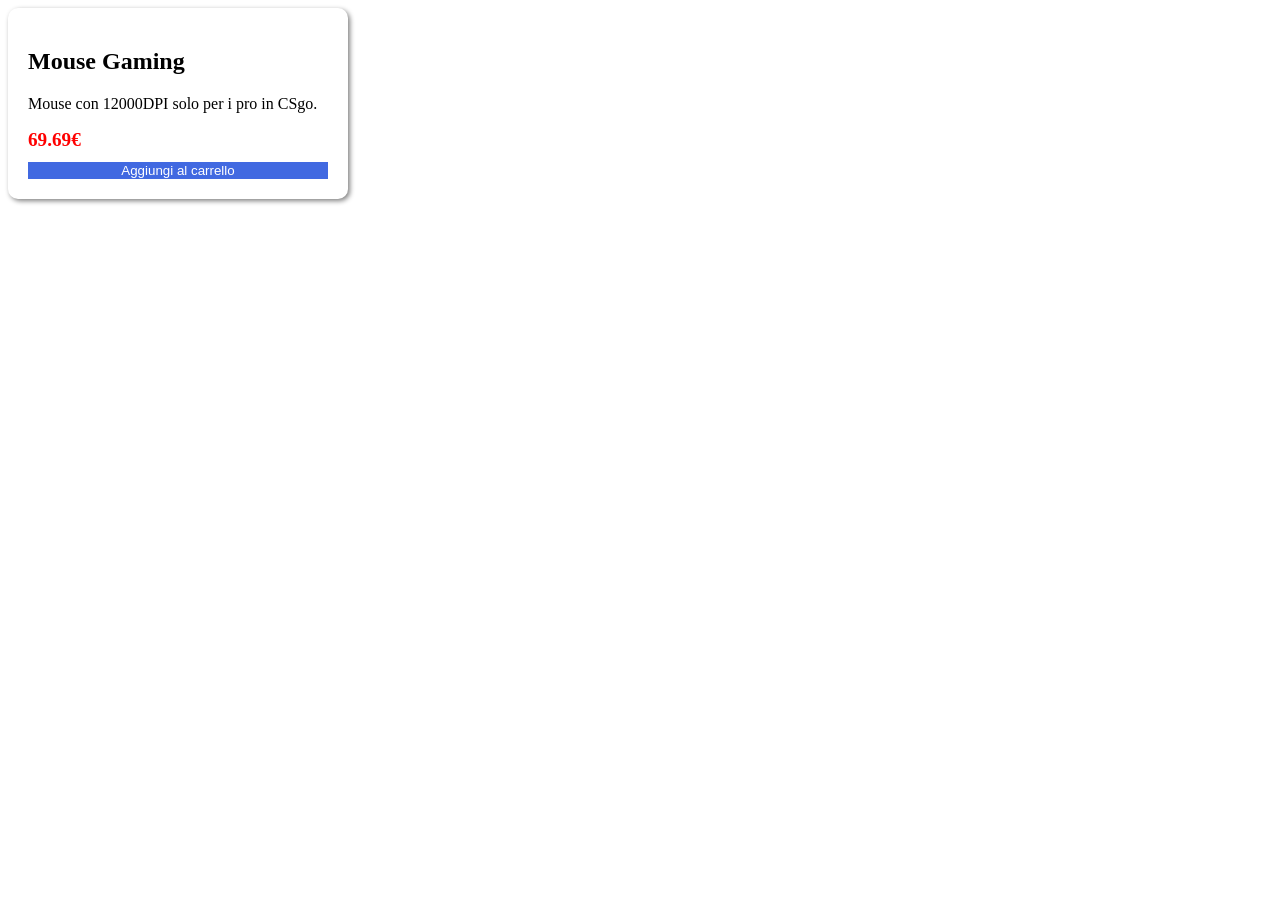
<file: 2026-2027/web/esercitazione-verifica-15.08/index.html>
<!doctype html>
<html lang="en">
    <head>
        <meta charset="UTF-8" />
        <meta name="viewport" content="width=device-width, initial-scale=1.0" />
        <title>Esercitazione ripasso</title>
        <link rel="stylesheet" href="style.css" />
    </head>

    <body>
        <article class="card-prodotto">
            <h2>Mouse Gaming</h2>
            <p>Mouse con 12000DPI solo per i pro in CSgo.</p>
            <span class="prezzo">69.69&euro;</span>
            <button class="btn-compra">Aggiungi al carrello</button>
        </article>
    </body>
</html>
</file>
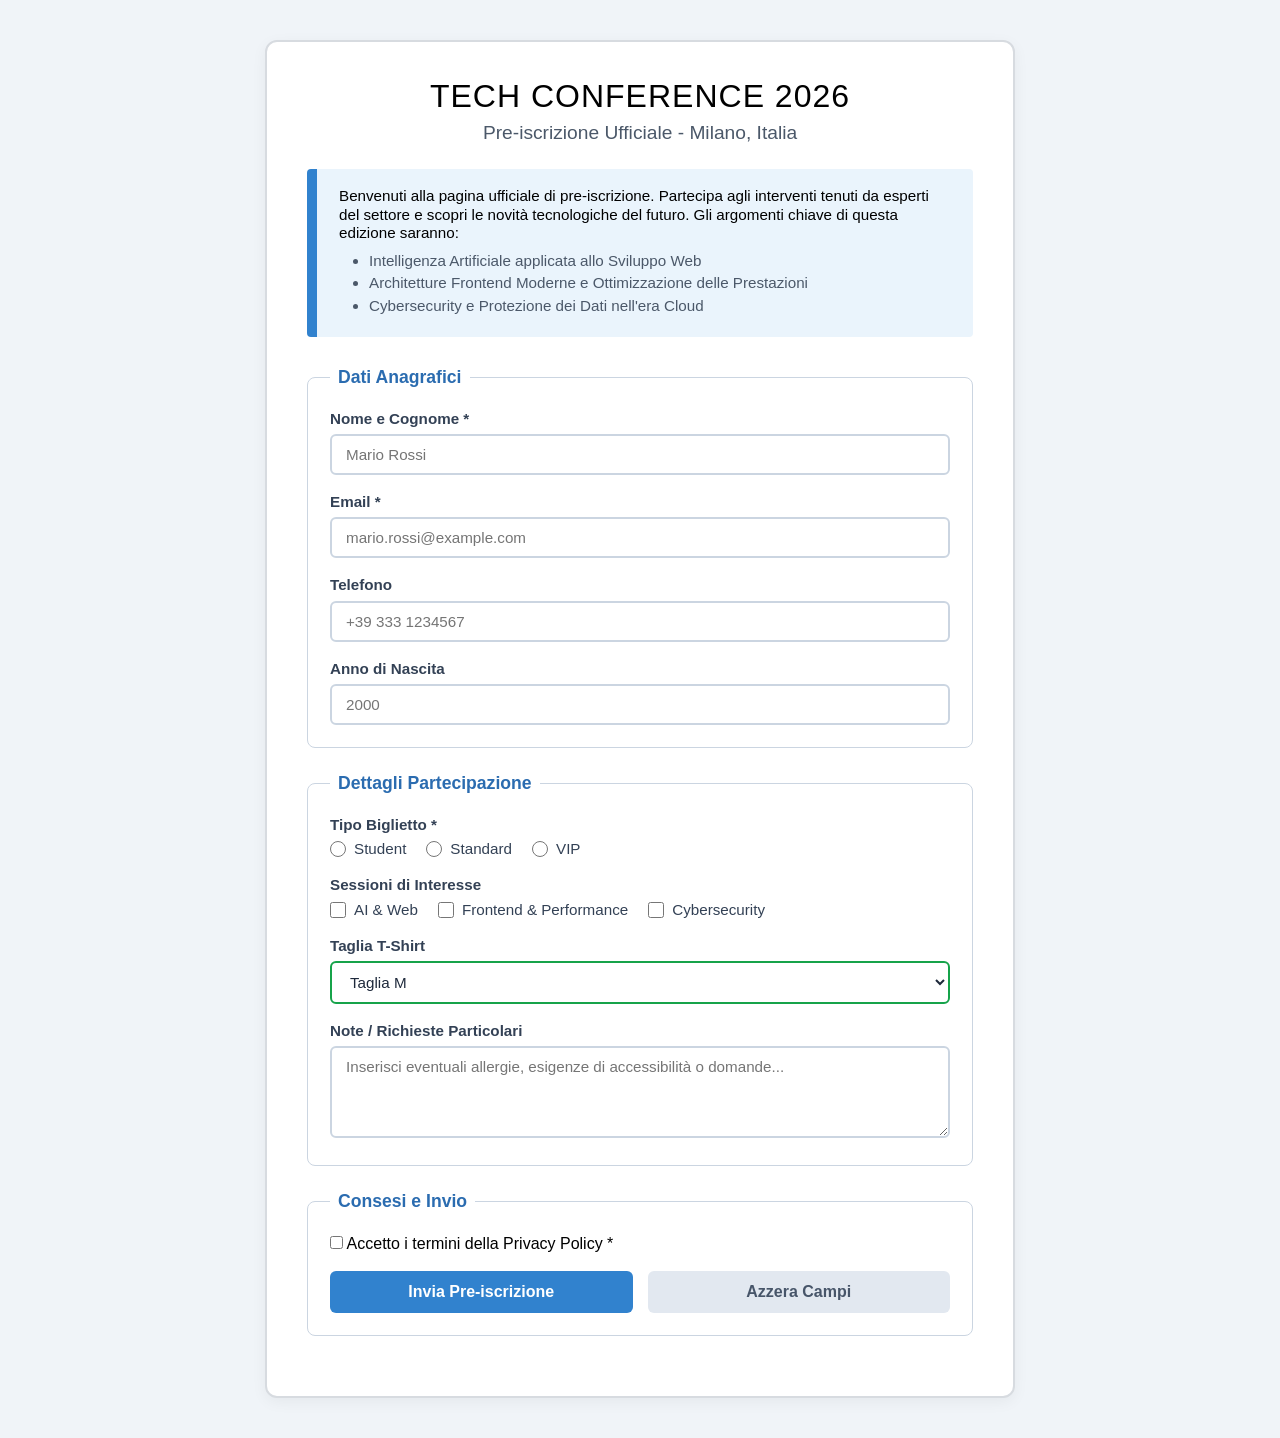
<file: 2026-2027/web/esercitazione-verifica-28.09/index.html>
<!doctype html>
<html lang="it">
    <head>
        <meta charset="UTF-8" />
        <meta name="viewport" content="width=device-width, initial-scale=1.0" />
        <title>Esercitazione</title>

        <link rel="stylesheet" href="style.css" />
    </head>

    <body>
        <div class="container">
            <header class="header">
                <h1 class="title">Tech Conference 2026</h1>
                <h2 class="subtitle">Pre-iscrizione Ufficiale - Milano, Italia</h2>
            </header>

            <section class="info-section">
                <p>Benvenuti alla pagina ufficiale di pre-iscrizione. Partecipa agli interventi tenuti da esperti del settore e scopri le novità tecnologiche del futuro. Gli argomenti chiave di questa edizione saranno:</p>
                <ul>
                    <li>Intelligenza Artificiale applicata allo Sviluppo Web</li>
                    <li>Architetture Frontend Moderne e Ottimizzazione delle Prestazioni</li>
                    <li>Cybersecurity e Protezione dei Dati nell'era Cloud</li>
                </ul>
            </section>

            <section class="form-section">
                <form action="conferma.html" method="POST">
                    <fieldset class="fieldset-block">
                        <legend>Dati Anagrafici</legend>

                        <div class="form-group">
                            <label for="nome" class="form-label">Nome e Cognome *</label>
                            <input type="text" id="nome" name="nome" class="input-field" placeholder="Mario Rossi" required />
                        </div>

                        <div class="form-group">
                            <label for="email" class="form-label">Email *</label>
                            <input type="email" id="email" name="email" class="input-field" placeholder="mario.rossi@example.com" required />
                        </div>

                        <div class="form-group">
                            <label for="telefono" class="form-label">Telefono</label>
                            <input type="tel" id="telefono" name="telefono" class="input-field" placeholder="+39 333 1234567" />
                        </div>

                        <div class="form-group">
                            <label for="anno_nascita" class="form-label">Anno di Nascita</label>
                            <input type="number" id="anno_nascita" name="anno_nascita" class="input-field" min="1940" max="2010" placeholder="2000" />
                        </div>
                    </fieldset>

                    <fieldset class="fieldset-block">
                        <legend>Dettagli Partecipazione</legend>

                        <div class="form-group">
                            <label class="form-label">Tipo Biglietto *</label>
                            <div class="option-group">
                                <label><input type="radio" name="biglietto" value="student" required /> Student</label>
                                <label><input type="radio" name="biglietto" value="standard" /> Standard</label>
                                <label><input type="radio" name="biglietto" value="vip" /> VIP</label>
                            </div>
                        </div>

                        <div class="form-group">
                            <label class="form-label">Sessioni di Interesse</label>
                            <div class="option-group">
                                <label><input type="checkbox" name="sessioni" value="ai" /> AI & Web</label>
                                <label><input type="checkbox" name="sessioni" value="frontend" /> Frontend & Performance</label>
                                <label><input type="checkbox" name="sessioni" value="security" /> Cybersecurity</label>
                            </div>
                        </div>

                        <div class="form-group">
                            <label for="tshirt" class="form-label">Taglia T-Shirt</label>
                            <select id="tshirt" name="tshirt" class="input-field">
                                <option value="S">Taglia S</option>
                                <option value="M" selected>Taglia M</option>
                                <option value="L">Taglia L</option>
                                <option value="XL">Taglia XL</option>
                            </select>
                        </div>

                        <div class="form-group">
                            <label for="note" class="form-label">Note / Richieste Particolari</label>
                            <textarea id="note" name="note" class="input-field" rows="4" placeholder="Inserisci eventuali allergie, esigenze di accessibilità o domande..."></textarea>
                        </div>
                    </fieldset>

                    <fieldset class="fieldset-block">
                        <legend>Consesi e Invio</legend>

                        <div class="form-group">
                            <label>
                                <input type="checkbox" name="privacy" required />
                                Accetto i termini della Privacy Policy *
                            </label>
                        </div>

                        <div class="button-group">
                            <button type="submit" class="btn btn-submit">Invia Pre-iscrizione</button>
                            <button type="reset" class="btn btn-reset">Azzera Campi</button>
                        </div>
                    </fieldset>
                </form>
            </section>
        </div>
    </body>
</html>
</file>
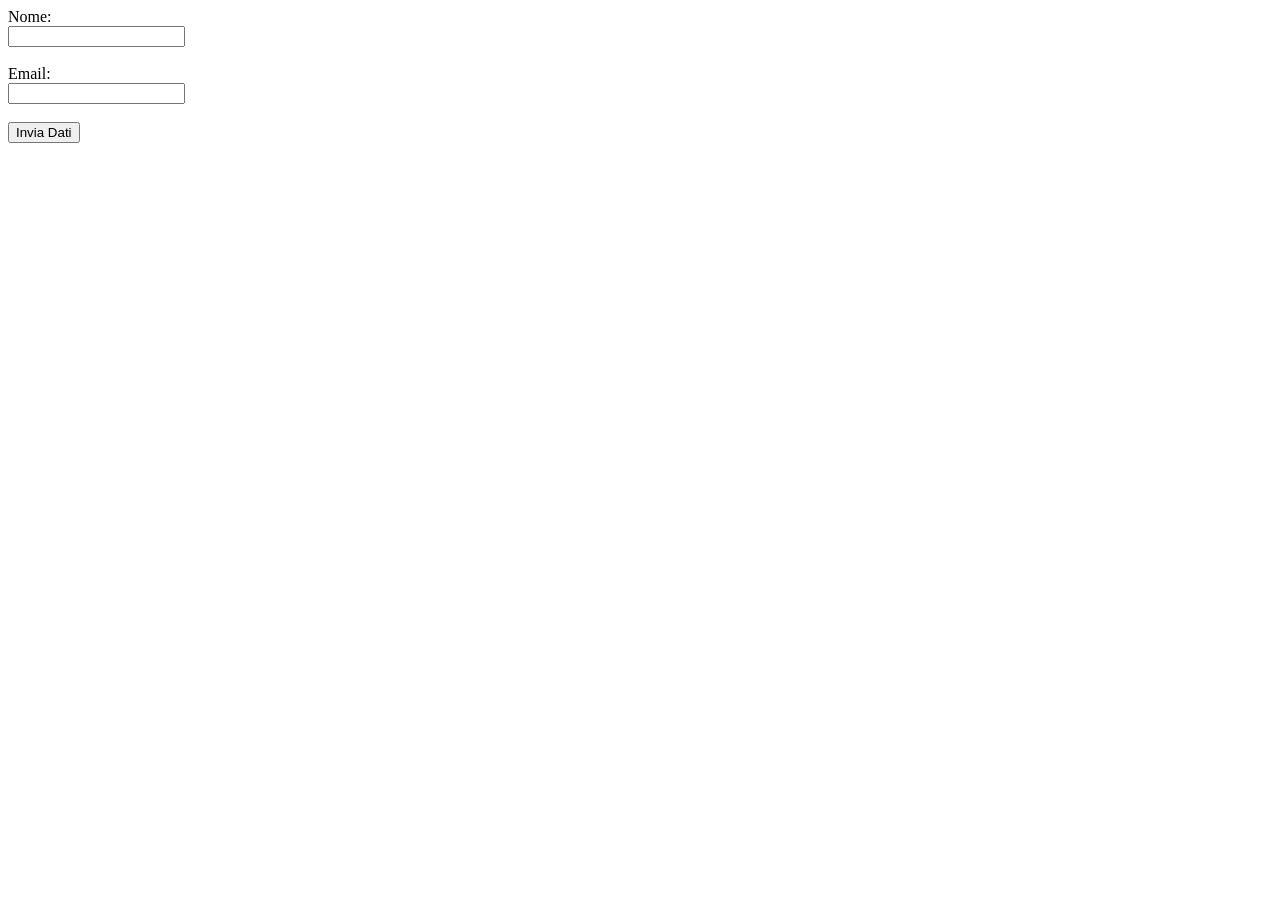
<file: 2026-2027/web/php/es-3.1/index.html>
<!doctype html>
<html lang="en">
    <head>
        <meta charset="UTF-8" />
        <meta name="viewport" content="width=device-width, initial-scale=1.0" />
        <title>es 3.1</title>
    </head>

    <body>
        <form action="elabora.php" method="POST">
            <label for="nome">Nome: </label><br />
            <input type="text" name="nome" id="nome" required /><br /><br />

            <label for="email">Email: </label><br />
            <input type="email" name="email" id="email" required /><br /><br />

            <button type="submit">Invia Dati</button>
        </form>
    </body>
</html>
</file>
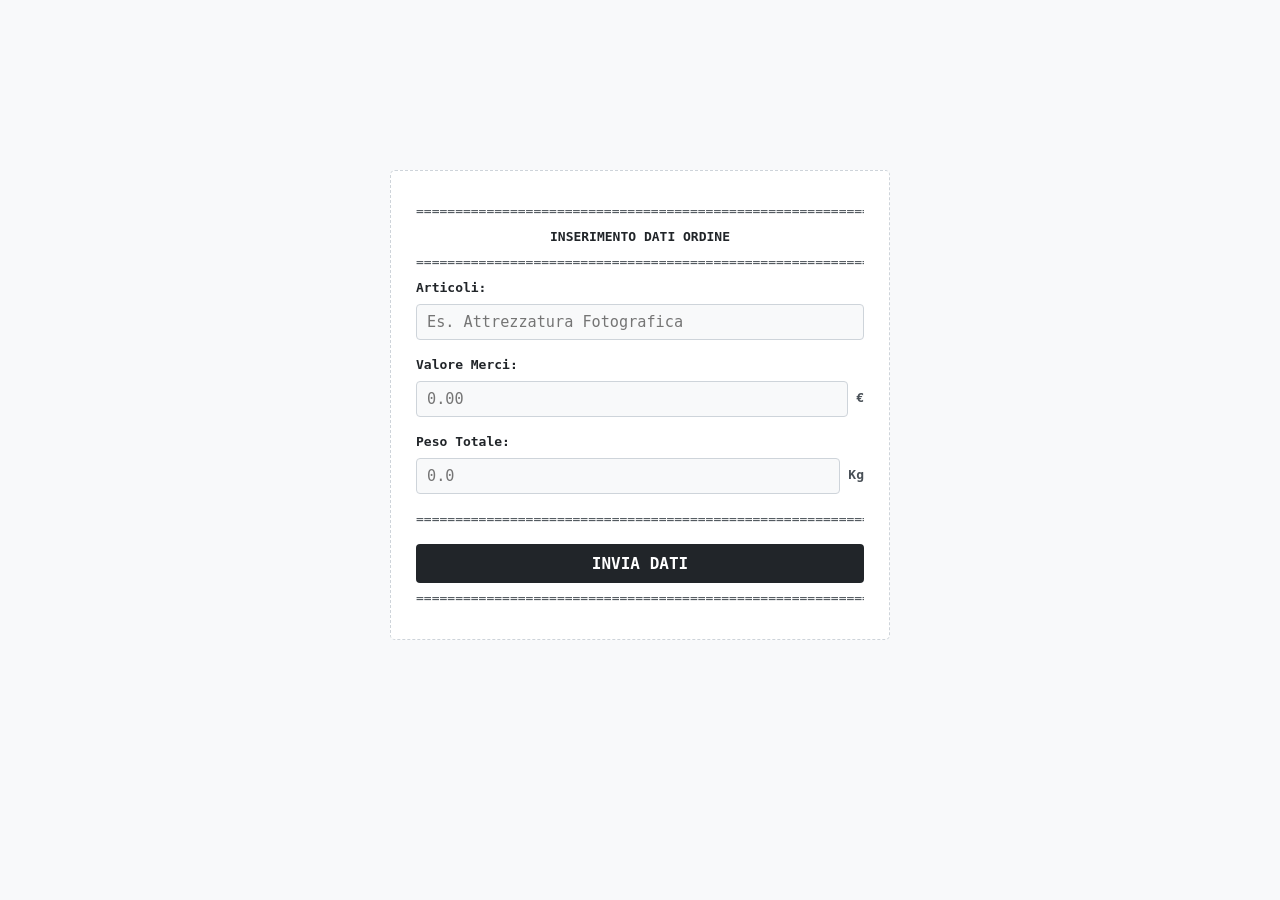
<file: 2026-2027/web/php/es-4/index.html>
<!doctype html>
<html lang="it">
    <head>
        <meta charset="UTF-8" />
        <meta name="viewport" content="width=device-width, initial-scale=1.0" />
        <title>Inserimento Costi Ordine</title>
        <style>
            * {
                box-sizing: border-box;
                margin: 0;
                padding: 0;
            }

            body {
                background-color: #f8f9fa;
                font-family: monospace;
                padding: 20px;
                color: #212529;
                display: flex;
                justify-content: center;
                align-items: center;
                min-height: 90vh;
            }

            .card {
                background-color: #ffffff;
                border: 1px dashed #ced4da;
                padding: 25px;
                width: 100%;
                max-width: 500px;
                margin: 0 auto;
                line-height: 1.6;
                border-radius: 5px;
            }

            .title {
                text-align: center;
                font-weight: bold;
            }

            .form-group {
                margin-bottom: 15px;
            }

            .form-group label {
                display: block;
                margin-bottom: 5px;
                font-weight: bold;
            }

            .input-wrapper {
                display: flex;
                align-items: center;
                gap: 8px;
            }

            .form-group input {
                width: 100%;
                padding: 8px 10px;
                font-family: monospace;
                font-size: 0.95rem;
                color: #212529;
                background-color: #f8f9fa;
                border: 1px solid #ced4da;
                border-radius: 4px;
                outline: none;
            }

            .form-group input:focus {
                border-color: #495057;
                background-color: #ffffff;
            }

            .unit {
                font-weight: bold;
                color: #495057;
            }

            .btn-submit {
                width: 100%;
                background-color: #212529;
                color: #ffffff;
                border: none;
                padding: 10px;
                border-radius: 4px;
                font-family: monospace;
                font-size: 1rem;
                font-weight: bold;
                cursor: pointer;
                margin-top: 10px;
                text-align: center;
            }

            .btn-submit:hover {
                background-color: #495057;
            }

            .separatore-uguale {
                color: #495057;
                text-align: center;
                margin: 5px 0;
                white-space: nowrap;
                overflow: hidden;
            }
        </style>
    </head>

    <body>
        <div class="card">
            <div class="separatore-uguale">===============================================================================</div>
            <div class="title">INSERIMENTO DATI ORDINE</div>
            <div class="separatore-uguale">===============================================================================</div>

            <form action="ordine.php" method="POST">
                <div class="form-group">
                    <label for="prodotto">Articoli:</label>
                    <input type="text" id="prodotto" name="prodotto" placeholder="Es. Attrezzatura Fotografica" required />
                </div>

                <div class="form-group">
                    <label for="valore">Valore Merci:</label>
                    <div class="input-wrapper">
                        <input type="number" id="valore" name="valore" placeholder="0.00" step="0.01" required />
                        <span class="unit">€</span>
                    </div>
                </div>

                <div class="form-group">
                    <label for="peso">Peso Totale:</label>
                    <div class="input-wrapper">
                        <input type="number" id="peso" name="peso" placeholder="0.0" step="0.1" required />
                        <span class="unit">Kg</span>
                    </div>
                </div>

                <div class="separatore-uguale">===============================================================================</div>
                <button type="submit" class="btn-submit">INVIA DATI</button>
                <div class="separatore-uguale">===============================================================================</div>
            </form>
        </div>
    </body>
</html>
</file>
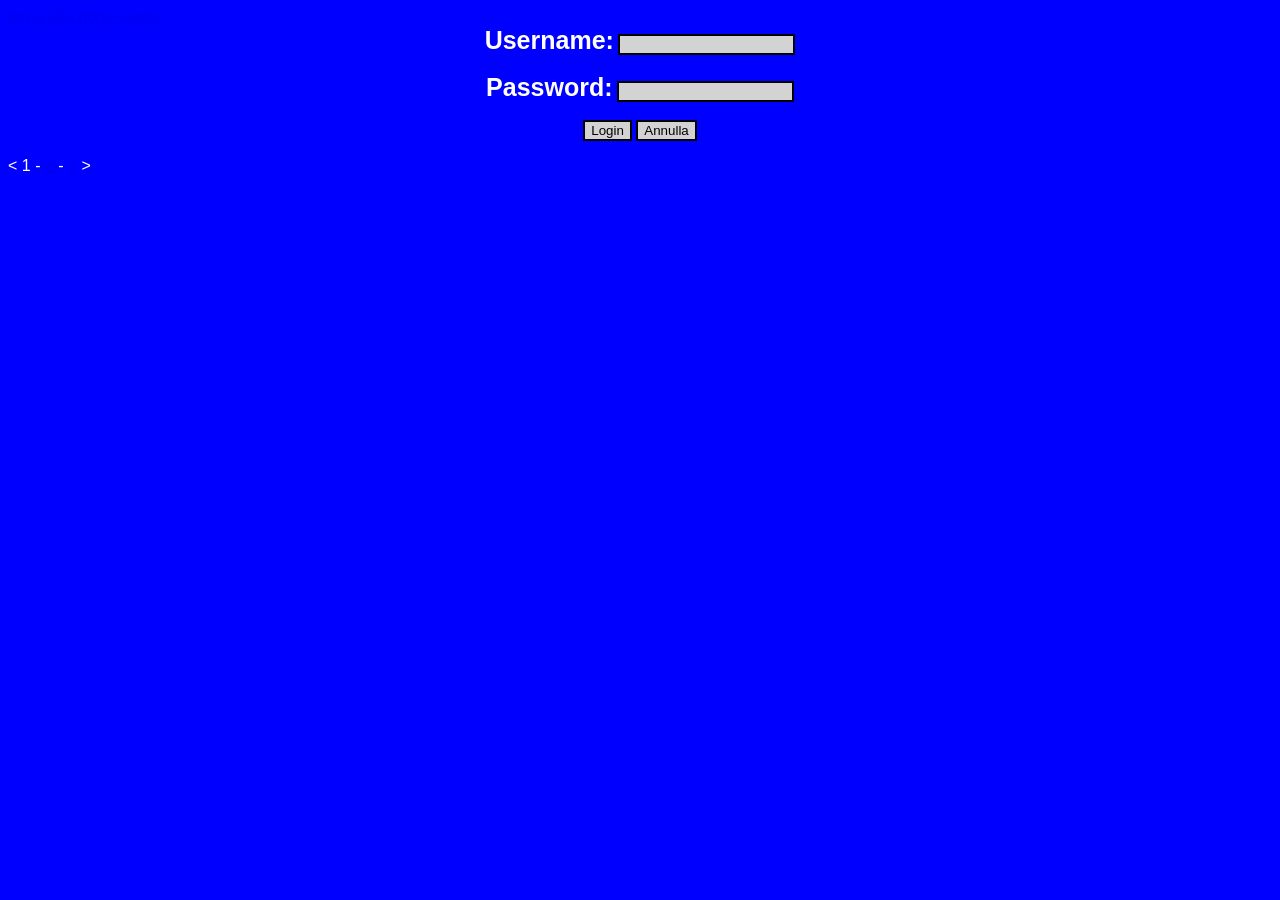
<file: 2026-2027/web/es-1/1.html>
<!doctype html>
<html lang="it">
    <head>
        <meta charset="UTF-8" />
        <meta name="viewport" content="width=device-width, initial-scale=1.0" />
        <title>Pagina 1</title>
        <link rel="stylesheet" href="style.css" />
    </head>
    <body>
        <a href="home.html">torna alla home page</a>

        <center>
            <form>
                <label class="label-form">Username:</label>
                <input type="text" name="username" class="input-text" />
                <br /><br />

                <label class="label-form">Password:</label>
                <input type="password" name="pswd" class="input-text" />
                <br /><br />

                <input type="submit" value="Login" class="input-text" />
                <input type="reset" value="Annulla" class="input-text" />
            </form>
        </center>

        <p>&lt; 1 - <a href="2.html">2</a> - <a href="3.html">3</a> &gt;</p>
    </body>
</html>
</file>
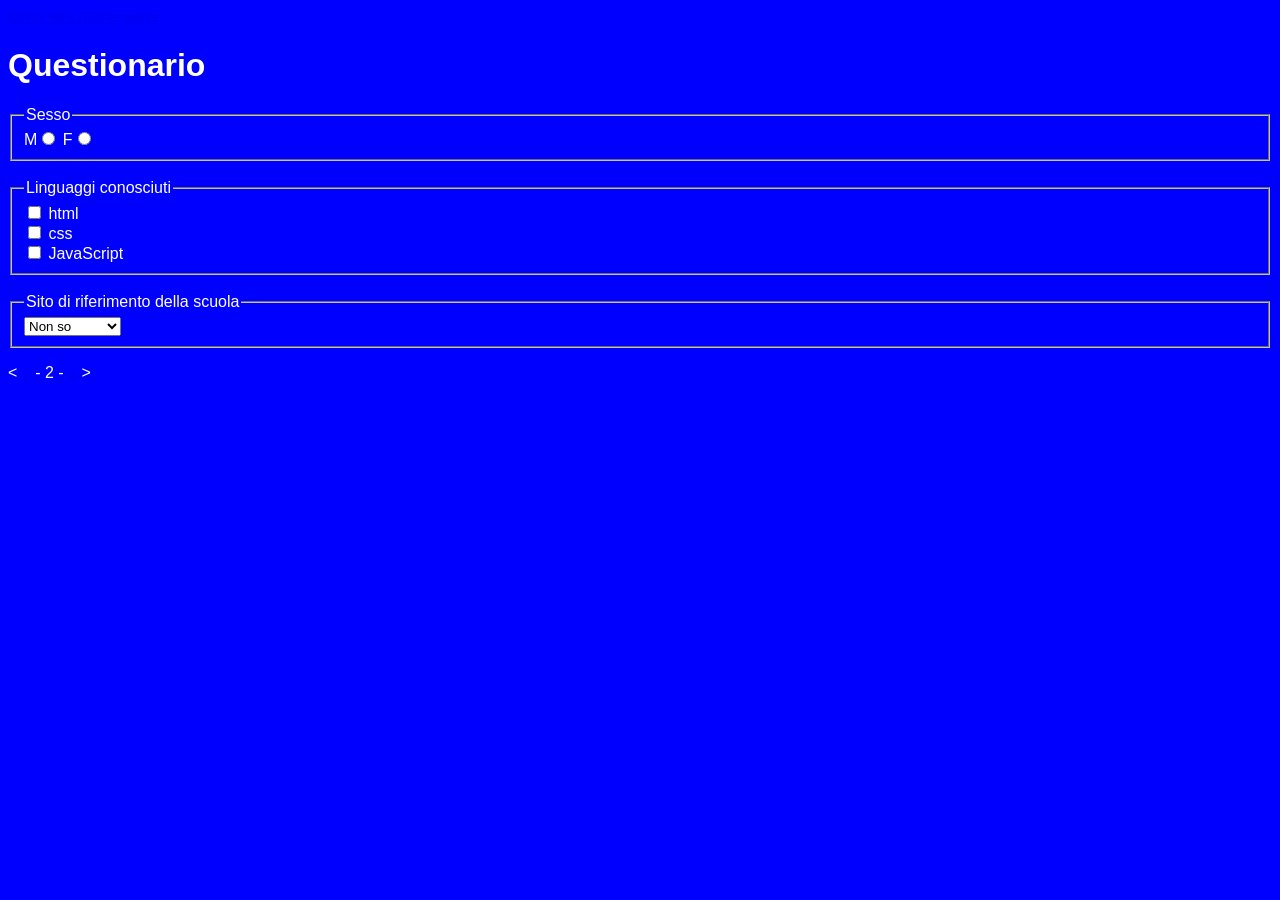
<file: 2026-2027/web/es-1/2.html>
<!doctype html>
<html lang="it">
    <head>
        <meta charset="UTF-8" />
        <meta name="viewport" content="width=device-width, initial-scale=1.0" />
        <title>Pagina 2</title>
        <link rel="stylesheet" href="style.css" />
    </head>
    <body>
        <a href="home.html">torna alla home page</a>
        <h1>Questionario</h1>

        <form>
            <fieldset>
                <legend>Sesso</legend>

                M<input type="radio" name="sesso" value="M" /> F<input
                    type="radio"
                    name="sesso"
                    value="F"
                />
            </fieldset>

            <br />

            <fieldset>
                <legend>Linguaggi conosciuti</legend>

                <input type="checkbox" name="linguaggi" value="html" /> html
                <br />
                <input type="checkbox" name="linguaggi" value="css" /> css
                <br />
                <input type="checkbox" name="linguaggi" value="javascript" />
                JavaScript
            </fieldset>

            <br />

            <fieldset>
                <legend>Sito di riferimento della scuola</legend>

                <select name="sito">
                    <option value="nonso">Non so</option>
                    <option value="itcserasmo.it">itcserasmo.it</option>
                </select>
            </fieldset>
        </form>

        <p>&lt; <a href="1.html">1</a> - 2 - <a href="3.html">3</a> &gt;</p>
    </body>
</html>
</file>
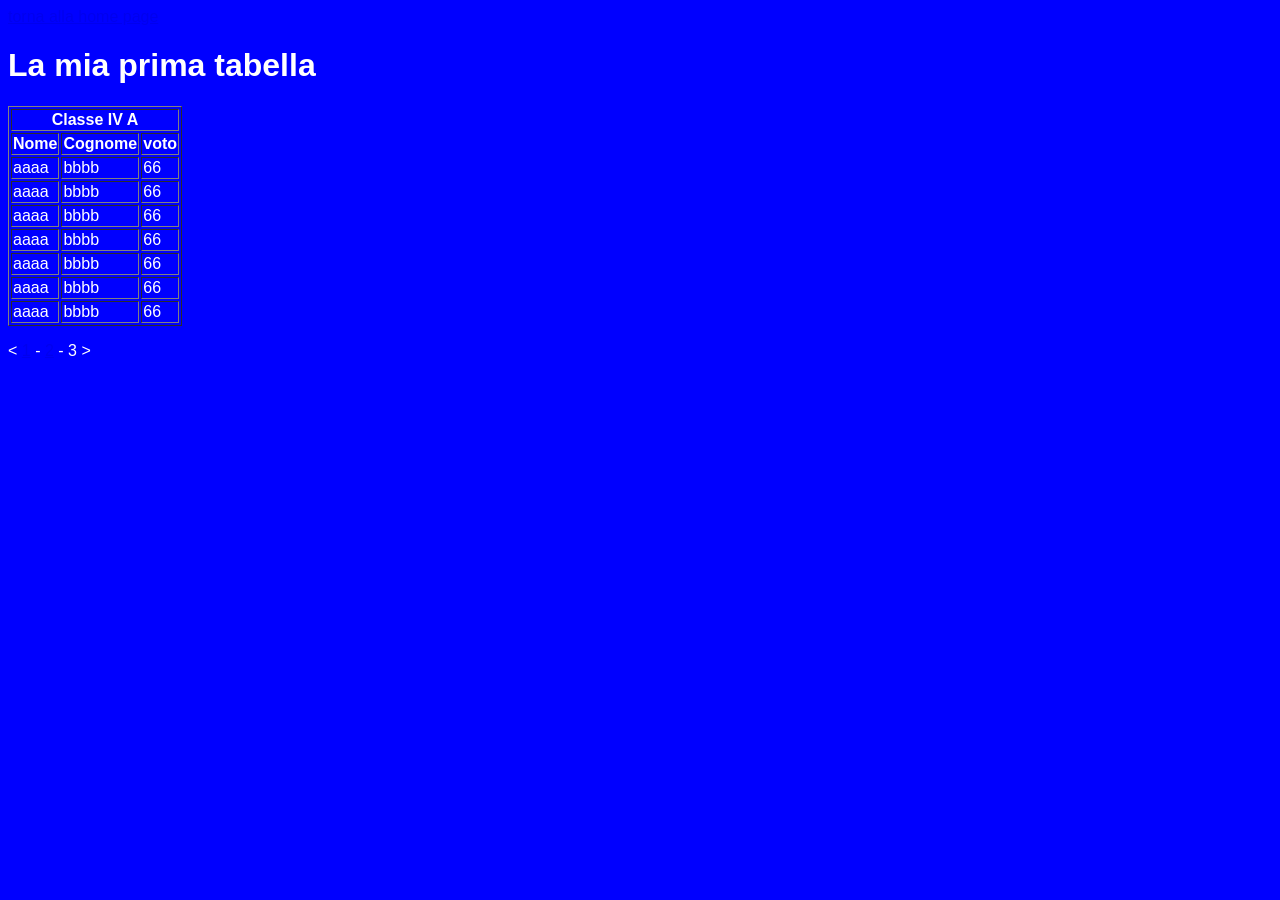
<file: 2026-2027/web/es-1/3.html>
<!doctype html>
<html lang="it">
    <head>
        <meta charset="UTF-8" />
        <meta name="viewport" content="width=device-width, initial-scale=1.0" />
        <title>Pagina 3</title>
        <link rel="stylesheet" href="style.css" />
    </head>
    <body>
        <a href="home.html">torna alla home page</a>
        <h1>La mia prima tabella</h1>

        <table border="1">
            <tr>
                <th colspan="3">Classe IV A</th>
            </tr>
            <tr>
                <th>Nome</th>
                <th>Cognome</th>
                <th>voto</th>
            </tr>
            <tr>
                <td>aaaa</td>
                <td>bbbb</td>
                <td>66</td>
            </tr>
            <tr>
                <td>aaaa</td>
                <td>bbbb</td>
                <td>66</td>
            </tr>
            <tr>
                <td>aaaa</td>
                <td>bbbb</td>
                <td>66</td>
            </tr>
            <tr>
                <td>aaaa</td>
                <td>bbbb</td>
                <td>66</td>
            </tr>
            <tr>
                <td>aaaa</td>
                <td>bbbb</td>
                <td>66</td>
            </tr>
            <tr>
                <td>aaaa</td>
                <td>bbbb</td>
                <td>66</td>
            </tr>
            <tr>
                <td>aaaa</td>
                <td>bbbb</td>
                <td>66</td>
            </tr>
        </table>
        <p>&lt; <a href="1.html">1</a> - <a href="2.html">2</a> - 3 &gt;</p>
    </body>
</html>
</file>
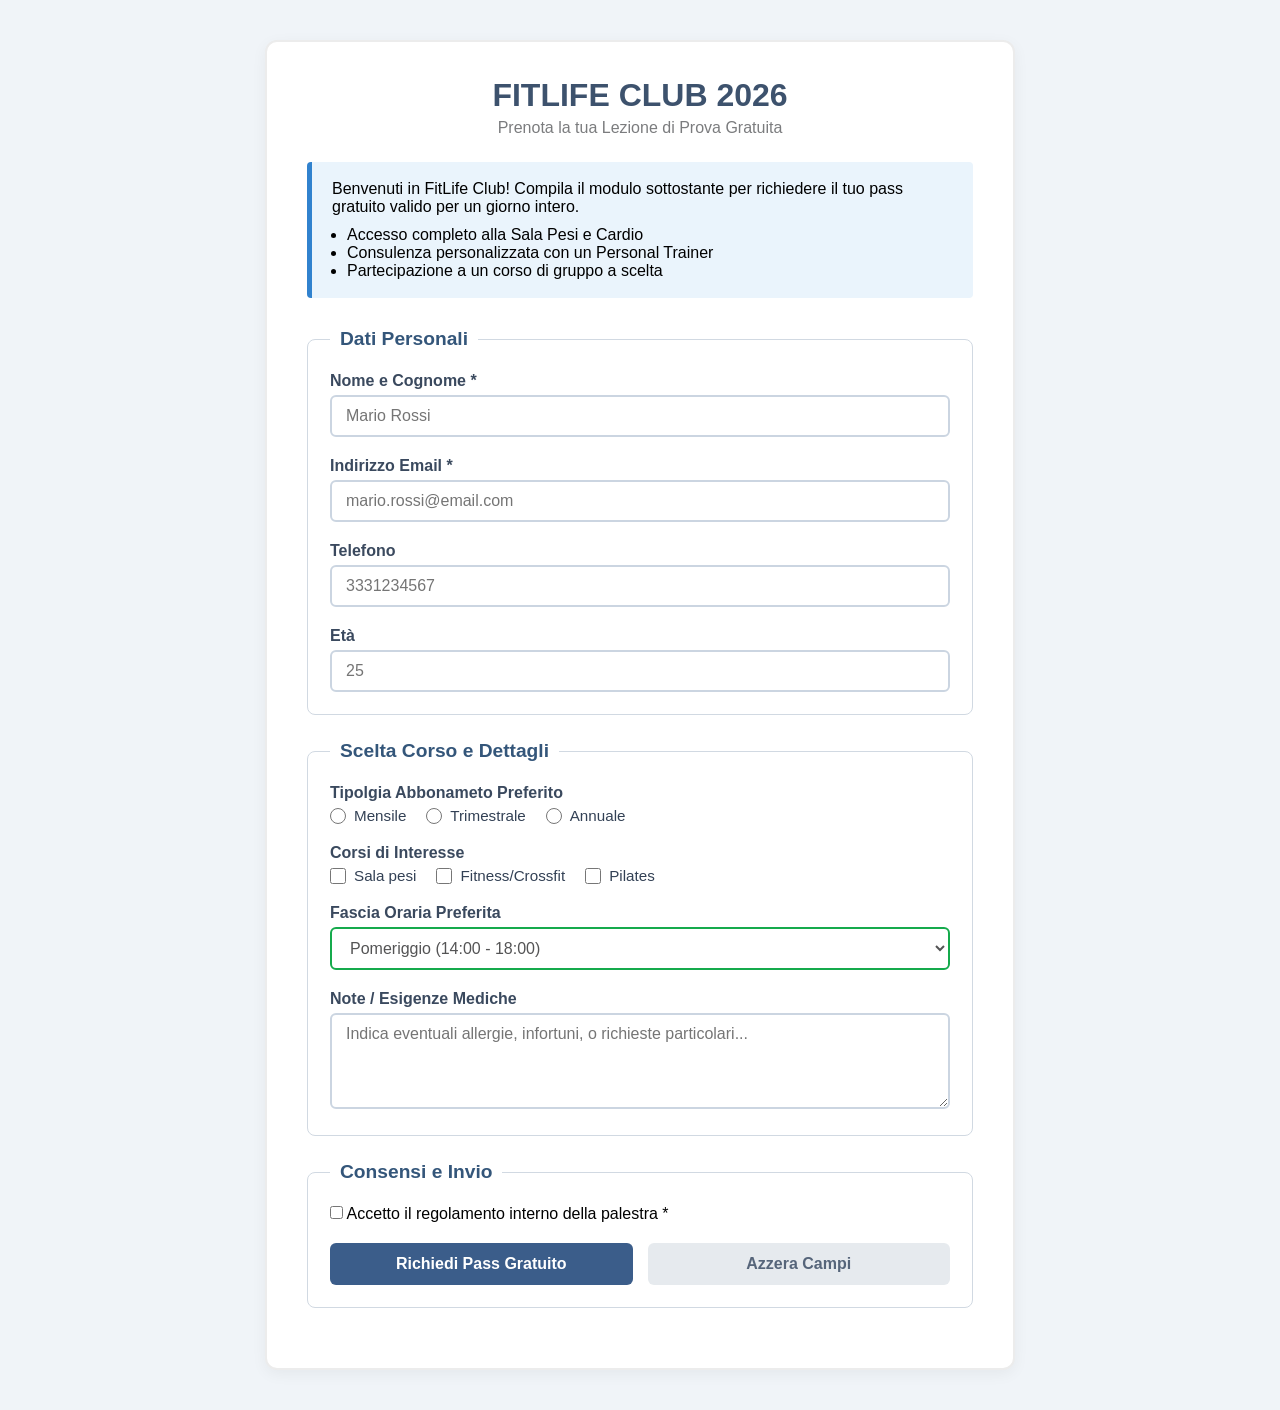
<file: 2026-2027/web/verifica-20.10/prenotazione.html>
<!doctype html>
<html lang="it">
    <head>
        <meta charset="UTF-8" />
        <meta name="viewport" content="width=device-width, initial-scale=1.0" />
        <title>Maxim Tatar | verifica 20.10.26</title>

        <link rel="stylesheet" href="./stile-palestra.css" />
    </head>

    <body>
        <div class="container">
            <header class="header">
                <h1 class="title">FITLIFE CLUB 2026</h1>
                <h2 class="subtitle">Prenota la tua Lezione di Prova Gratuita</h2>
            </header>

            <section class="info-section">
                <p>Benvenuti in FitLife Club! Compila il modulo sottostante per richiedere il tuo pass gratuito valido per un giorno intero.</p>
                <ul>
                    <li>Accesso completo alla Sala Pesi e Cardio</li>
                    <li>Consulenza personalizzata con un Personal Trainer</li>
                    <li>Partecipazione a un corso di gruppo a scelta</li>
                </ul>
            </section>

            <section class="form-section">
                <form action="conferma.html" method="POST">
                    <fieldset class="fieldset-block">
                        <legend class="legend-title">Dati Personali</legend>

                        <div class="form-group">
                            <label for="nome" class="form-label">Nome e Cognome *</label>
                            <input type="text" id="nome" name="nome" class="input-field" placeholder="Mario Rossi" required />
                        </div>

                        <div class="form-group">
                            <label for="email" class="form-label">Indirizzo Email *</label>
                            <input type="email" id="email" name="email" class="input-field" placeholder="mario.rossi@email.com" required />
                        </div>

                        <div class="form-group">
                            <label for="telefono" class="form-label">Telefono</label>
                            <input type="tel" id="telefono" name="telefono" class="input-field" placeholder="3331234567" />
                        </div>

                        <div class="form-group">
                            <label for="eta" class="form-label">Età</label>
                            <input type="number" id="eta" name="eta" class="input-field" min="16" max="80" placeholder="25" />
                        </div>
                    </fieldset>

                    <fieldset class="fieldset-block">
                        <legend class="legend-title">Scelta Corso e Dettagli</legend>

                        <div class="form-group">
                            <label class="form-label">Tipolgia Abbonameto Preferito</label>
                            <div class="option-group">
                                <label><input type="radio" name="abbonamento" value="mensile" required /> Mensile</label>
                                <label><input type="radio" name="abbonamento" value="trimestrale" /> Trimestrale</label>
                                <label><input type="radio" name="abbonamento" value="annuale" /> Annuale</label>
                            </div>
                        </div>

                        <div class="form-group">
                            <label class="form-label">Corsi di Interesse</label>
                            <div class="option-group">
                                <label><input type="checkbox" name="corsi" value="sala_pesi" /> Sala pesi</label>
                                <label><input type="checkbox" name="corsi" value="fitness_crossfit" /> Fitness/Crossfit</label>
                                <label><input type="checkbox" name="corsi" value="pilates" /> Pilates</label>
                            </div>
                        </div>

                        <div class="form-group">
                            <label for="fascia-oraria" class="form-label">Fascia Oraria Preferita</label>
                            <select id="fascia-oraria" name="fascia-oraria" class="input-field">
                                <option value="mattina">Mattina (8:00 - 12:00)</option>
                                <option value="pomeriggio" selected>Pomeriggio (14:00 - 18:00)</option>
                                <option value="sera">Sera (18:00 - 23:00)</option>
                            </select>
                        </div>

                        <div class="form-group">
                            <label for="note" class="form-label">Note / Esigenze Mediche</label>
                            <textarea id="note" name="note" class="input-field" rows="4" placeholder="Indica eventuali allergie, infortuni, o richieste particolari..."></textarea>
                        </div>
                    </fieldset>

                    <fieldset class="fieldset-block">
                        <legend class="legend-title">Consensi e Invio</legend>

                        <div class="form-group">
                            <label>
                                <input type="checkbox" name="regolamento" required />
                                Accetto il regolamento interno della palestra *
                            </label>
                        </div>

                        <div class="button-group">
                            <button type="submit" class="btn btn-submit">Richiedi Pass Gratuito</button>
                            <button type="reset" class="btn btn-reset">Azzera Campi</button>
                        </div>
                    </fieldset>
                </form>
            </section>
        </div>
    </body>
</html>
</file>
<file: 2026-2027/web/esercitazione-verifica-15.08/style.css>
.card-prodotto {
    width: 300px;
    padding: 20px;
    border-radius: 10px;
    box-shadow: 2px 2px 5px gray;
}

.prezzo {
    font-weight: bold;
    font-size: 1.2rem;
    color: red;
    display: block;
    margin-bottom: 10px;
}

.btn-compra {
    width: 100%;
    background-color: royalblue;
    color: white;
    border: none;
}

.btn-compra:hover {
    background-color: blue;
    cursor: pointer;
}
</file>
<file: 2026-2027/web/esercitazione-verifica-28.09/style.css>
* {
    box-sizing: border-box;
    margin: 0;
    padding: 0;
    font-family: Helvetica, sans-serif;
}

body {
    background-color: #f0f4f8;
    line-height: 1.2;
    padding: 40px 0px;
}

.container {
    max-width: 750px;
    margin: 0 auto;
    background-color: #ffffff;
    padding: 35px 40px;
    border-radius: 12px;
    box-shadow: 0 4px 15px rgba(0, 0, 0, 0.05);
    border: 2px solid #d7dbe0;
}

.header {
    text-align: center;
    margin-bottom: 25px;
}

.header .title {
    font-size: 2rem;
    font-weight: 300;
    text-transform: uppercase;
    letter-spacing: 1px;
    margin-bottom: 6px;
}

.header .subtitle {
    font-size: 1.2rem;
    font-weight: 400;
    color: #4b5869;
}

.info-section {
    background-color: #eaf4fc;
    border-left: 10px solid #3182ce;
    padding: 18px 22px;
    border-radius: 4px;
    margin-bottom: 30px;
    font-size: 0.95rem;
}

.info-section p {
    margin-bottom: 10px;
}

.info-section ul {
    padding-left: 30px;
    color: #4b5869;
}

.info-section li {
    margin-bottom: 4px;
}

.fieldset-block {
    border: 1px solid #cbd5e1;
    border-radius: 8px;
    padding: 22px;
    margin-bottom: 25px;
    background-color: #ffffff;
}

legend {
    font-weight: 600;
    font-size: 1.1rem;
    color: #2b6cb0;
    padding: 0 8px;
}

.form-group {
    margin-bottom: 18px;
}

.form-group:last-child {
    margin-bottom: 0;
}

.form-label {
    display: block;
    font-weight: 600;
    font-size: 0.95rem;
    color: #334155;
    margin-bottom: 6px;
}

.input-field {
    width: 100%;
    padding: 10px 14px;
    border: 2px solid #cbd5e1;
    border-radius: 6px;
    font-size: 0.95rem;
    font-family: inherit;
    color: #1e293b;
    background-color: #ffffff;
}

textarea.input-field {
    resize: vertical;
}

.option-group {
    display: flex;
    gap: 20px;
    align-items: center;
    flex-wrap: wrap;
    margin-top: 6px;
}

.option-group label {
    display: inline-flex;
    align-items: center;
    gap: 8px;
    cursor: pointer;
    font-size: 0.95rem;
    color: #334155;
}

.option-group input[type='radio'],
.option-group input[type='checkbox'] {
    accent-color: #3182ce;
    width: 16px;
    height: 16px;
    cursor: pointer;
}

.button-group {
    display: flex;
    gap: 15px;
    margin-top: 10px;
}

.btn {
    flex: 1;
    padding: 12px 20px;
    font-size: 1rem;
    font-weight: 600;
    border: none;
    border-radius: 6px;
    cursor: pointer;
}

.btn-submit {
    background-color: #3182ce;
    color: #ffffff;
}

.btn-submit:hover {
    background-color: #2b6cb0;
}

.btn-reset {
    background-color: #e2e8f0;
    color: #475569;
}

.btn-reset:hover {
    background-color: #cbd5e1;
}

.input-field:focus {
    outline: none;
    border-color: #3182ce;
    box-shadow: 0 0 0 3px rgba(49, 130, 206, 0.2);
}

.input-field:not(:placeholder-shown):valid {
    border-color: #16a34a;
}

.input-field:not(:placeholder-shown):invalid {
    border-color: #dc2626;
}
</file>
<file: 2026-2027/web/es-1/style.css>
body {
    font-family: Arial;
    background-color: blue;
    color: white;
}

.label-form {
    font-size: 25px;
    font-weight: bolder;
}

.input-text,
.input-button {
    border: 2px solid black;
    background-color: lightgray;
}
</file>
<file: 2026-2027/web/verifica-20.10/stile-palestra.css>
* {
    box-sizing: border-box;
    margin: 0;
    padding: 0;
    font-family: Arial, sans-serif;
}

body {
    background-color: #f0f4f8;
    padding: 40px 0px;
}

.container {
    max-width: 750px;
    margin: 0 auto;
    background-color: #ffffff;
    padding: 35px 40px;
    border-radius: 12px;
    box-shadow: 0 4px 15px rgba(0, 0, 0, 0.05);
    border: 2px solid #ececec;
}

.header {
    text-align: center;
    margin-bottom: 25px;
}

.header .title {
    font-size: 2rem;
    font-weight: 600;
    color: #3d526d;
    margin-bottom: 5px;
}

.header .subtitle {
    font-size: 1rem;
    font-weight: 400;
    color: #7b7c7e;
}

.info-section {
    background-color: #eaf4fc;
    border-left: 5px solid #3182ce;
    padding: 18px 20px;
    border-radius: 4px;
    margin-bottom: 30px;
}

.info-section p {
    margin-bottom: 10px;
}

.info-section ul {
    padding-left: 15px;
}

.fieldset-block {
    border: 1px solid #d1d9e2;
    border-radius: 8px;
    padding: 22px;
    margin-bottom: 25px;
}

.legend-title {
    font-weight: 600;
    font-size: 1.2rem;
    color: #34567a;
    padding: 0 10px;
}

.form-group {
    margin-bottom: 20px;
}

.form-group:last-child {
    margin-bottom: 0;
}

.form-label {
    display: block;
    font-weight: 600;
    color: #3a495e;
    margin-bottom: 5px;
}

.input-field {
    width: 100%;
    padding: 10px 14px;
    border: 2px solid #cbd5e1;
    border-radius: 6px;
    font-size: 1rem;
    font-family: inherit;
    color: #545455;
    background-color: #ffffff;
}

textarea.input-field {
    resize: vertical;
}

.option-group {
    display: flex;
    gap: 20px;
    margin-top: 5px;
}

.option-group label {
    display: inline-flex;
    align-items: center;
    gap: 8px;
    cursor: pointer;
    font-size: 0.95rem;
    color: #334155;
}

.option-group input[type='radio'],
.option-group input[type='checkbox'] {
    accent-color: #1680f8;
    width: 16px;
    height: 16px;
    cursor: pointer;
}

.button-group {
    display: flex;
    gap: 15px;
    margin-top: 10px;
}

.btn {
    flex: 1;
    padding: 12px 20px;
    font-size: 1rem;
    font-weight: 600;
    border: none;
    border-radius: 6px;
    cursor: pointer;
}

.btn-submit {
    background-color: #3b5d8a;
    color: #ffffff;
}

.btn-submit:hover {
    background-color: rgb(34, 73, 114);
}

.btn-reset {
    background-color: #e6eaee;
    color: #56657a;
}

.btn-reset:hover {
    background-color: #d1dae6;
}

.input-field:focus {
    outline: none;
    border-color: royalblue;
    box-shadow: 0 0 0 2px rgba(49, 130, 206, 0.2);
}

.input-field:not(:placeholder-shown):valid {
    border-color: #15aa4c;
}

.input-field:not(:placeholder-shown):invalid {
    border-color: #cf2020;
}
</file>
